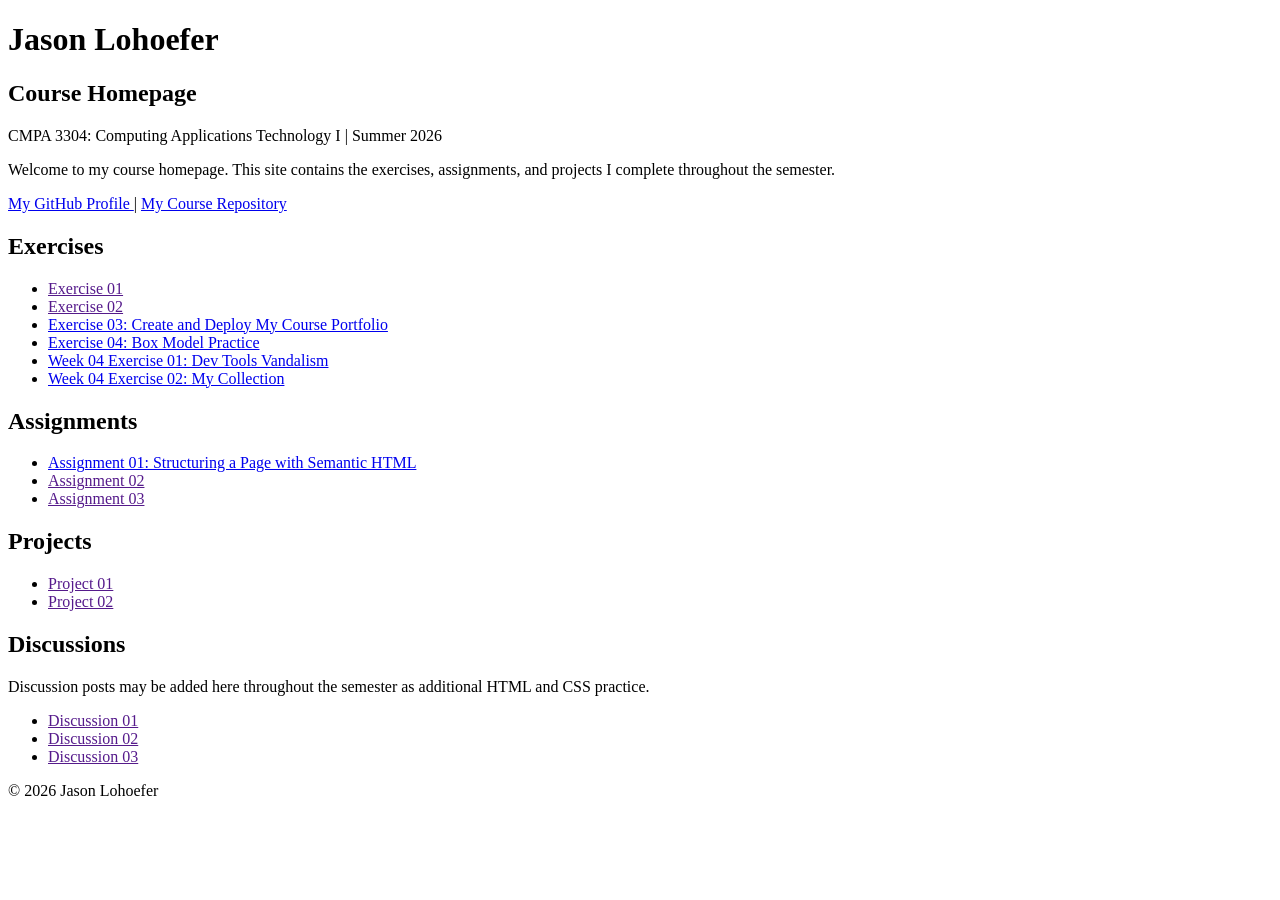
<file: index.html>
<!DOCTYPE html>
<html lang="en">
    <head>
        <meta charset="UTF-8" />
        <meta name="viewport" content="width=device-width, initial-scale=1.0" />
        <title>Jason Lohoefer | Course Homepage</title>
    </head>

    <body>
        <header>
            <h1>Jason Lohoefer</h1>
            <h2>Course Homepage</h2>

            <p>CMPA 3304: Computing Applications Technology I | Summer 2026</p>

            <p>
                Welcome to my course homepage. This site contains the exercises,
                assignments, and projects I complete throughout the semester.
            </p>

            <nav>
                <a href="https://github.com/jason-lohoefer">
                    My GitHub Profile
                </a>
                |
                <a href="https://github.com/jason-lohoefer/CMPA-3304-Course-Portfolio">
                    My Course Repository
                </a>
            </nav>
        </header>

        <main>
            <section>
                <h2>Exercises</h2>
                <ul>
                    <li><a href="">Exercise 01</a></li>
                    <li><a href="">Exercise 02</a></li>
                    <li>
                        <a href="./">
                            Exercise 03: Create and Deploy My Course Portfolio
                        </a>
                    </li>
                    <li>
                        <a href="week-03-exercise-01/">
                            Exercise 04: Box Model Practice
                        </a>
                    </li>
                    <li>
                        <a href="week-04-exercise-01/">
                            Week 04 Exercise 01: Dev Tools Vandalism
                        </a>
                    </li>
                    <li>
                        <a href="week-04-exercise-02/">
                            Week 04 Exercise 02: My Collection
                        </a>
                    </li>
                </ul>
            </section>

            <section>
                <h2>Assignments</h2>
                <ul>
                    <li>
                        <a href="assignment-01/">
                            Assignment 01: Structuring a Page with Semantic HTML
                        </a>
                    </li>
                    <li><a href="">Assignment 02</a></li>
                    <li><a href="">Assignment 03</a></li>
                </ul>
            </section>

            <section>
                <h2>Projects</h2>
                <ul>
                    <li><a href="">Project 01</a></li>
                    <li><a href="">Project 02</a></li>
                </ul>
            </section>

            <section>
                <h2>Discussions</h2>

                <p>
                    Discussion posts may be added here throughout the semester
                    as additional HTML and CSS practice.
                </p>

                <ul>
                    <li><a href="">Discussion 01</a></li>
                    <li><a href="">Discussion 02</a></li>
                    <li><a href="">Discussion 03</a></li>
                </ul>
            </section>
        </main>

        <footer>
            <p>&copy; 2026 Jason Lohoefer</p>
        </footer>
    </body>
</html>
</file>
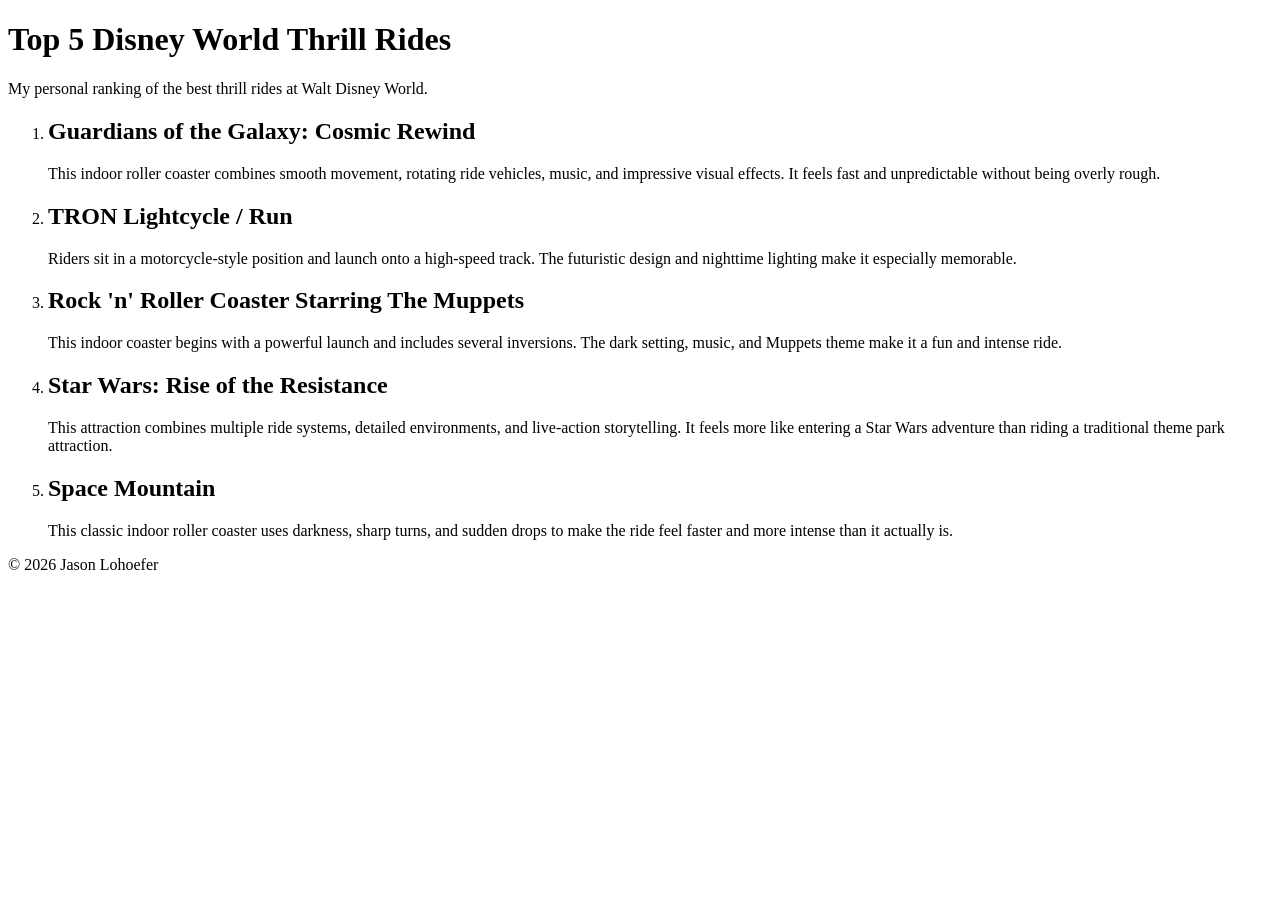
<file: assignment-01/index.html>
<!DOCTYPE html>

<html lang="en">
    <head>
        <meta charset="UTF-8" />
        <meta name="viewport" content="width=device-width, initial-scale=1.0" />
        <title>Top 5 Disney World Thrill Rides</title>
    </head>

    <body>
        <header>
            <h1>Top 5 Disney World Thrill Rides</h1>
            <p>
                My personal ranking of the best thrill rides at Walt Disney
                World.
            </p>
        </header>

        <main>
            <ol>
                <li>
                    <h2>Guardians of the Galaxy: Cosmic Rewind</h2>
                    <p>
                        This indoor roller coaster combines smooth movement,
                        rotating ride vehicles, music, and impressive visual
                        effects. It feels fast and unpredictable without being
                        overly rough.
                    </p>
                </li>

                <li>
                    <h2>TRON Lightcycle / Run</h2>
                    <p>
                        Riders sit in a motorcycle-style position and launch
                        onto a high-speed track. The futuristic design and
                        nighttime lighting make it especially memorable.
                    </p>
                </li>

                <li>
                    <h2>Rock 'n' Roller Coaster Starring The Muppets</h2>
                    <p>
                        This indoor coaster begins with a powerful launch and
                        includes several inversions. The dark setting, music,
                        and Muppets theme make it a fun and intense ride.
                    </p>
                </li>

                <li>
                    <h2>Star Wars: Rise of the Resistance</h2>
                    <p>
                        This attraction combines multiple ride systems,
                        detailed environments, and live-action storytelling.
                        It feels more like entering a Star Wars adventure than
                        riding a traditional theme park attraction.
                    </p>
                </li>

                <li>
                    <h2>Space Mountain</h2>
                    <p>
                        This classic indoor roller coaster uses darkness,
                        sharp turns, and sudden drops to make the ride feel
                        faster and more intense than it actually is.
                    </p>
                </li>
            </ol>
        </main>

        <footer>
            <p>&copy; 2026 Jason Lohoefer</p>
        </footer>
    </body>
</html>
</file>
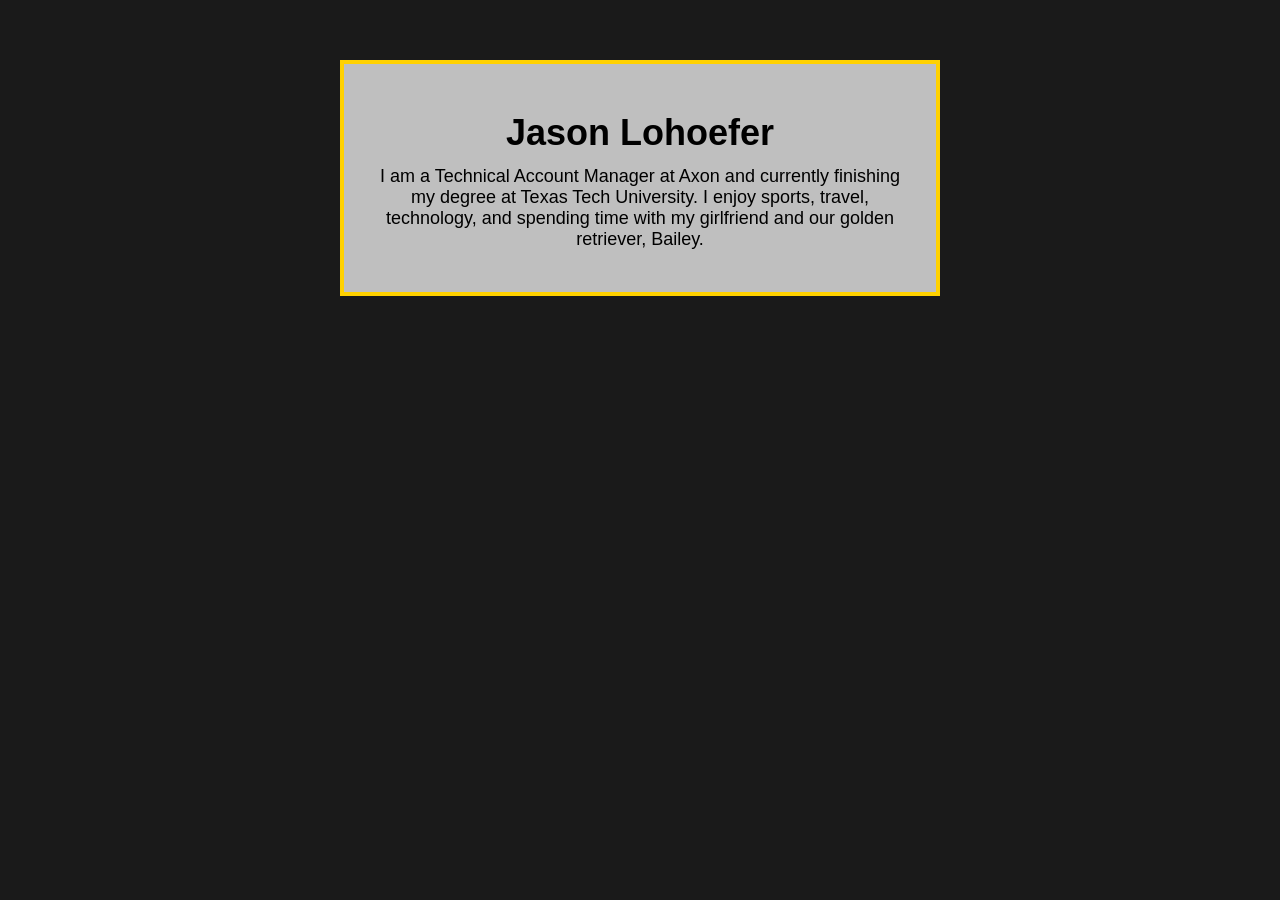
<file: week-03-exercise-01/index.html>
<!DOCTYPE html>
<html lang="en">
<head>
    <meta charset="UTF-8">
    <meta name="viewport" content="width=device-width, initial-scale=1.0">
    <title>Jason Lohoefer</title>
    <link rel="stylesheet" href="style.css">
</head>
<body>
    <div class="card">
        <h1>Jason Lohoefer</h1>

        <p>
            I am a Technical Account Manager at Axon and currently finishing my degree at Texas Tech University. I enjoy sports, travel, technology, and spending time with my girlfriend and our golden retriever, Bailey.
        </p>
    </div>
</body>
</html>
</file>
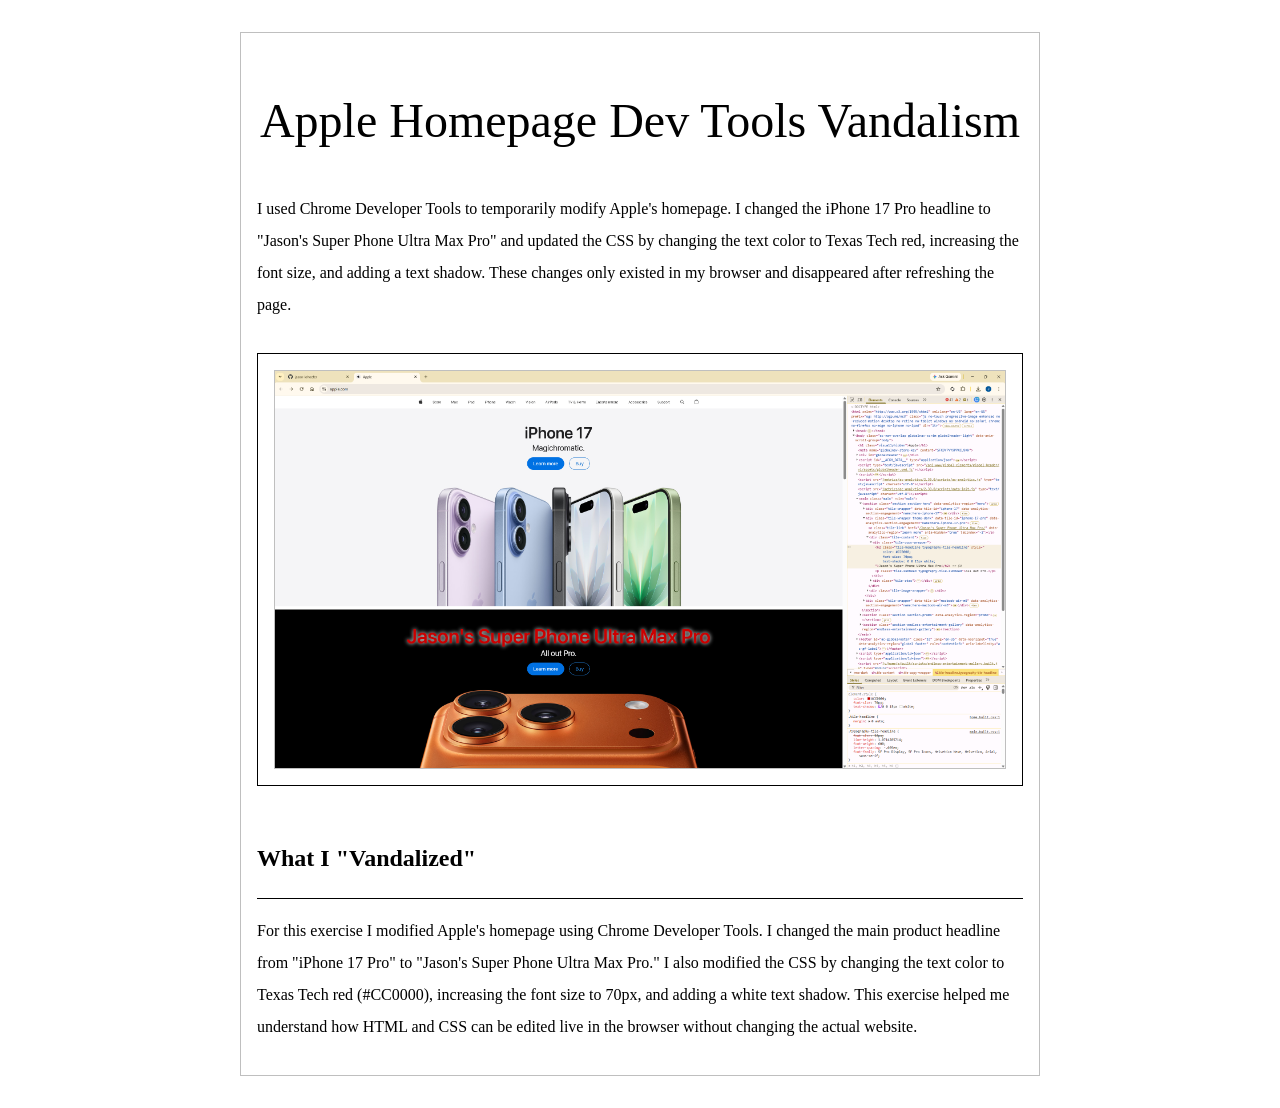
<file: week-04-exercise-01/index.html>
<!DOCTYPE html>
<html lang="en">

<head>
    <meta charset="UTF-8" />
    <meta name="viewport" content="width=device-width, initial-scale=1.0" />
    <title>Week 04 Exercise 01 - My Dev Tools Vandalism</title>
    <link rel="stylesheet" href="./style.css" />
</head>

<body>
    <main>
        <h1>Apple Homepage Dev Tools Vandalism</h1>
        <p>
            I used Chrome Developer Tools to temporarily modify Apple's homepage.
            I changed the iPhone 17 Pro headline to "Jason's Super Phone Ultra Max Pro" and updated the CSS by changing the text color to Texas Tech red, increasing the font size, and adding a text shadow.
            These changes only existed in my browser and disappeared after refreshing the page.
</p>
        <div class="screenshot-container">
            <!-- 
                IMPORTANT: Update the src attribute below to match your screenshot filename.
                Example: If your screenshot is named "apple-dot-com-but-with-papyrus-font.png", change the line to:
                src="./apple-dot-com-but-with-papyrus-font.png"
            -->
            <img src="./devtools-vandalism-screenshot.png" alt="Screenshot of modified Apple homepage">
        </div>
        <h2>What I "Vandalized"</h2>
        <p>
For this exercise I modified Apple's homepage using Chrome Developer Tools.
I changed the main product headline from "iPhone 17 Pro" to "Jason's Super Phone Ultra Max Pro."
I also modified the CSS by changing the text color to Texas Tech red (#CC0000), increasing the font size to 70px, and adding a white text shadow.
This exercise helped me understand how HTML and CSS can be edited live in the browser without changing the actual website.
</p>
    </main>
</body>

</html>
</file>
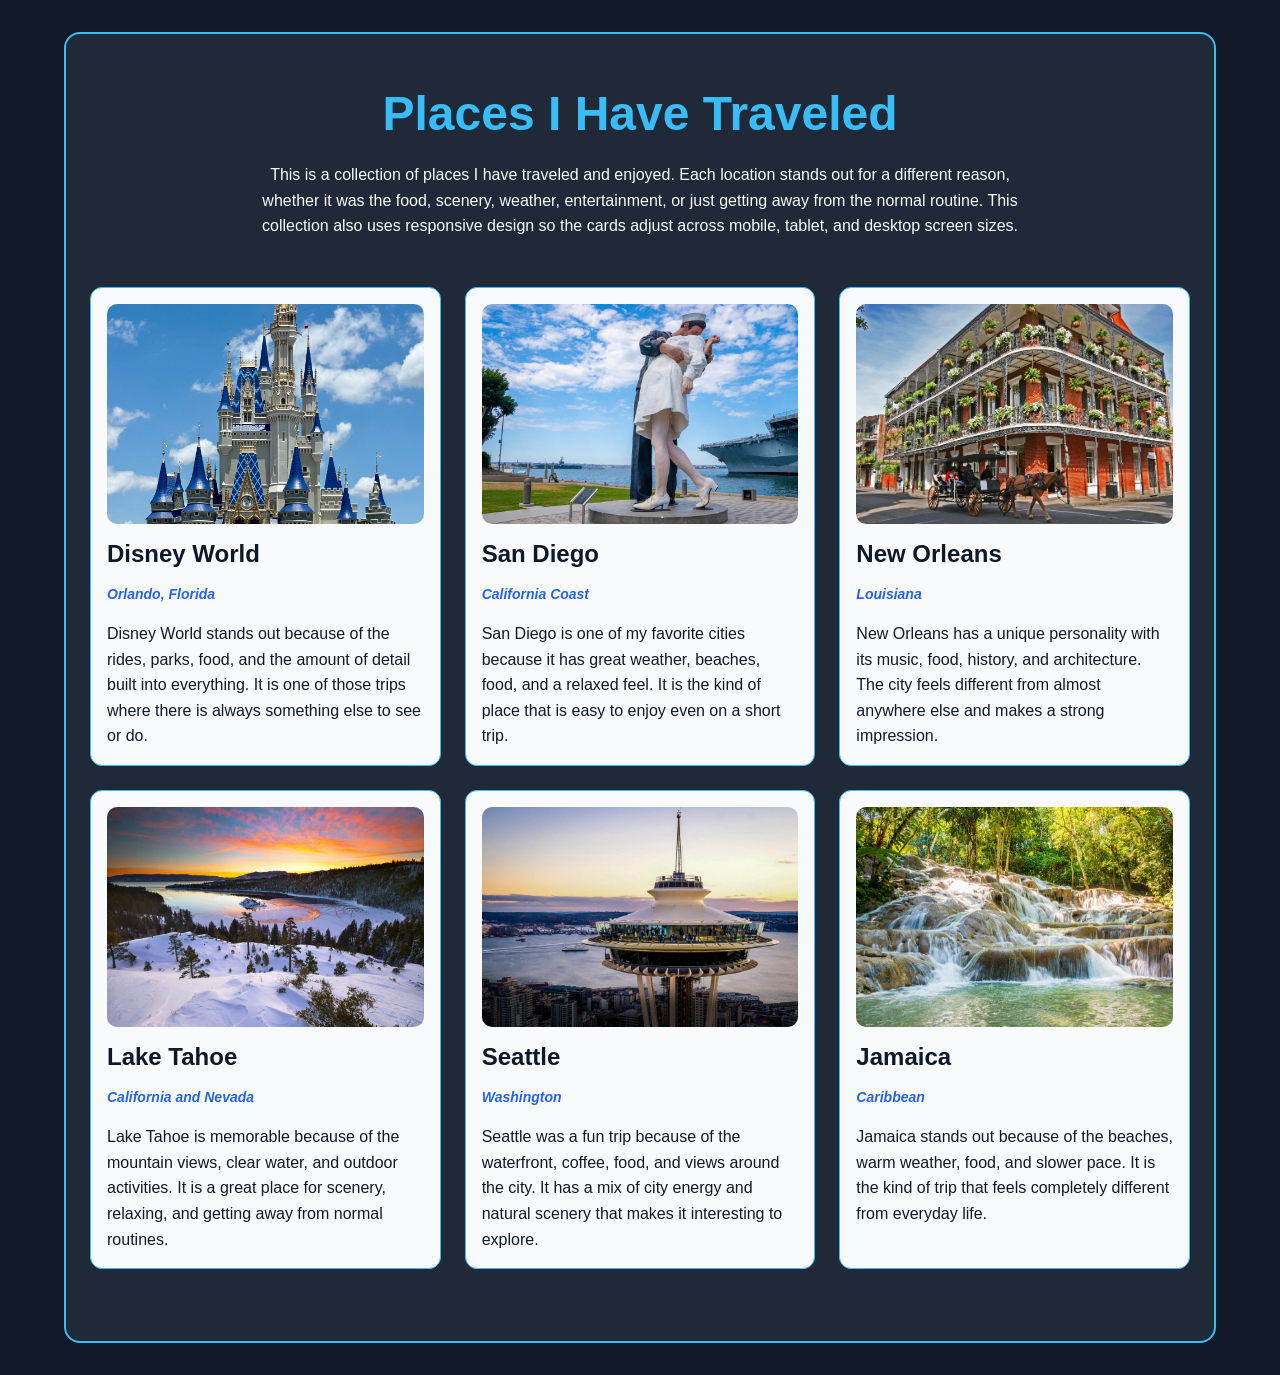
<file: week-04-exercise-02/index.html>
<!DOCTYPE html>
<html lang="en">

<head>
    <meta charset="UTF-8" />
    <meta name="viewport" content="width=device-width, initial-scale=1.0" />
    <title>Week 04 Exercise 02 - Places I Have Traveled</title>
    <link rel="stylesheet" href="./style.css" />
</head>

<body>
    <main>
        <h1>Places I Have Traveled</h1>

        <p>
            This is a collection of places I have traveled and enjoyed. Each location stands out for a different reason,
            whether it was the food, scenery, weather, entertainment, or just getting away from the normal routine. This
            collection also uses responsive design so the cards adjust across mobile, tablet, and desktop screen sizes.
        </p>

        <div class="collection-grid">
            <div class="collection-card">
                <img src="./disney-world.jpg" alt="Disney World" />
                <h2>Disney World</h2>
                <p class="details">Orlando, Florida</p>
                <p class="description">
                    Disney World stands out because of the rides, parks, food, and the amount of detail built into
                    everything. It is one of those trips where there is always something else to see or do.
                </p>
            </div>

            <div class="collection-card">
                <img src="./san-diego.jpg" alt="San Diego" />
                <h2>San Diego</h2>
                <p class="details">California Coast</p>
                <p class="description">
                    San Diego is one of my favorite cities because it has great weather, beaches, food, and a relaxed
                    feel. It is the kind of place that is easy to enjoy even on a short trip.
                </p>
            </div>

            <div class="collection-card">
                <img src="./new-orleans.jpg" alt="New Orleans" />
                <h2>New Orleans</h2>
                <p class="details">Louisiana</p>
                <p class="description">
                    New Orleans has a unique personality with its music, food, history, and architecture. The city feels
                    different from almost anywhere else and makes a strong impression.
                </p>
            </div>

            <div class="collection-card">
                <img src="./lake-tahoe.jpg" alt="Lake Tahoe" />
                <h2>Lake Tahoe</h2>
                <p class="details">California and Nevada</p>
                <p class="description">
                    Lake Tahoe is memorable because of the mountain views, clear water, and outdoor activities. It is a
                    great place for scenery, relaxing, and getting away from normal routines.
                </p>
            </div>

            <div class="collection-card">
                <img src="./seattle.jpg" alt="Seattle" />
                <h2>Seattle</h2>
                <p class="details">Washington</p>
                <p class="description">
                    Seattle was a fun trip because of the waterfront, coffee, food, and views around the city. It has a
                    mix of city energy and natural scenery that makes it interesting to explore.
                </p>
            </div>

            <div class="collection-card">
                <img src="./jamaica.jpg" alt="Jamaica" />
                <h2>Jamaica</h2>
                <p class="details">Caribbean</p>
                <p class="description">
                    Jamaica stands out because of the beaches, warm weather, food, and slower pace. It is the kind of
                    trip that feels completely different from everyday life.
                </p>
            </div>
        </div>
    </main>
</body>

</html>
</file>
<file: week-03-exercise-01/style.css>
* {
    box-sizing: border-box;
}

body {
    font-family: Arial, sans-serif;
    background-color: #1a1a1a;
    margin: 40px;
    padding: 20px;
}

.card {
    max-width: 600px;
    margin: 0 auto;
    padding: 24px;
    background: #bfbfbf;
    border: 4px solid #ffd100;
    text-align: center;
}

h1 {
    color: #000000;
    font-size: 36px;
    margin-bottom: 12px;
}

p {
    color: #000000;
    font-size: 18px;
    margin-top: 0;
}
</file>
<file: week-04-exercise-01/style.css>
* {
    box-sizing: border-box;
}

html,
body {
    min-height: 100vh;
    margin: 0;
}

body {
    font-family: "Times New Roman", serif;
    line-height: 2;
    display: flex;
    justify-content: center;
    align-items: flex-start;
    padding: 32px 0;
}

main {
    max-width: 800px;
    width: 90%;
    padding: 16px;
    border: 1px solid rgba(0, 0, 0, 0.25);
}

h1 {
    font-weight: normal;
    font-size: 48px;
    line-height: 1em;
    margin-top: 48px;
    margin-bottom: 48px;
    text-align: center;
}

h2 {
    font-size: 24px;
    margin-top: 48px;
    margin-bottom: 16px;
    border-bottom: 1px solid rgba(0, 0, 0, 1);
    padding-bottom: 16px;
}

p {
    margin-bottom: 16px;
}

.screenshot-container {
    margin: 32px 0;
    padding: 16px;
    border: 1px solid rgba(0, 0, 0, 1);
    text-align: center;
}

.screenshot-container img {
    max-width: 100%;
    height: auto;
    display: block;
    margin: 0 auto;
    border: 1px solid rgba(0, 0, 0, 0.25);
}
</file>
<file: week-04-exercise-02/style.css>
* {
    box-sizing: border-box;
}

html,
body {
    min-height: 100vh;
    margin: 0;
}

body {
    font-family: Arial, Helvetica, sans-serif;
    line-height: 1.6;
    display: flex;
    justify-content: center;
    align-items: flex-start;
    padding: 32px 0;
    background-color: #111827;
    color: #f9fafb;
}

main {
    max-width: 1200px;
    width: 90%;
    padding: 24px;
    border: 2px solid #38bdf8;
    border-radius: 16px;
    background-color: #1f2937;
}

h1 {
    font-size: 48px;
    line-height: 1em;
    margin-top: 32px;
    margin-bottom: 24px;
    text-align: center;
    color: #38bdf8;
}

main > p {
    margin-bottom: 32px;
    text-align: center;
    max-width: 800px;
    margin-left: auto;
    margin-right: auto;
}

.collection-grid {
    display: flex;
    flex-wrap: wrap;
    gap: 24px;
    margin: 48px 0;
}

.collection-card {
    flex-grow: 1;
    flex-shrink: 1;
    flex-basis: 100%;
    border: 1px solid #38bdf8;
    border-radius: 12px;
    background-color: #f9fafb;
    color: #111827;
    padding: 16px;
}

.collection-card img {
    width: 100%;
    height: 220px;
    object-fit: cover;
    display: block;
    border-radius: 10px;
    margin-bottom: 16px;
}

.collection-card h2 {
    font-size: 24px;
    font-weight: bold;
    margin-top: 0;
    margin-bottom: 8px;
    line-height: 1.2;
    color: #0f172a;
}

.collection-card .details {
    font-size: 14px;
    color: #2563eb;
    margin-bottom: 16px;
    font-style: italic;
    font-weight: bold;
}

.collection-card .description {
    font-size: 16px;
    margin-bottom: 0;
    line-height: 1.6;
}

@media (width >= 480px) {
    .collection-card {
        flex-basis: 45%;
    }
}

@media (width >= 1024px) {
    .collection-card {
        flex-basis: 30%;
    }
}
</file>
